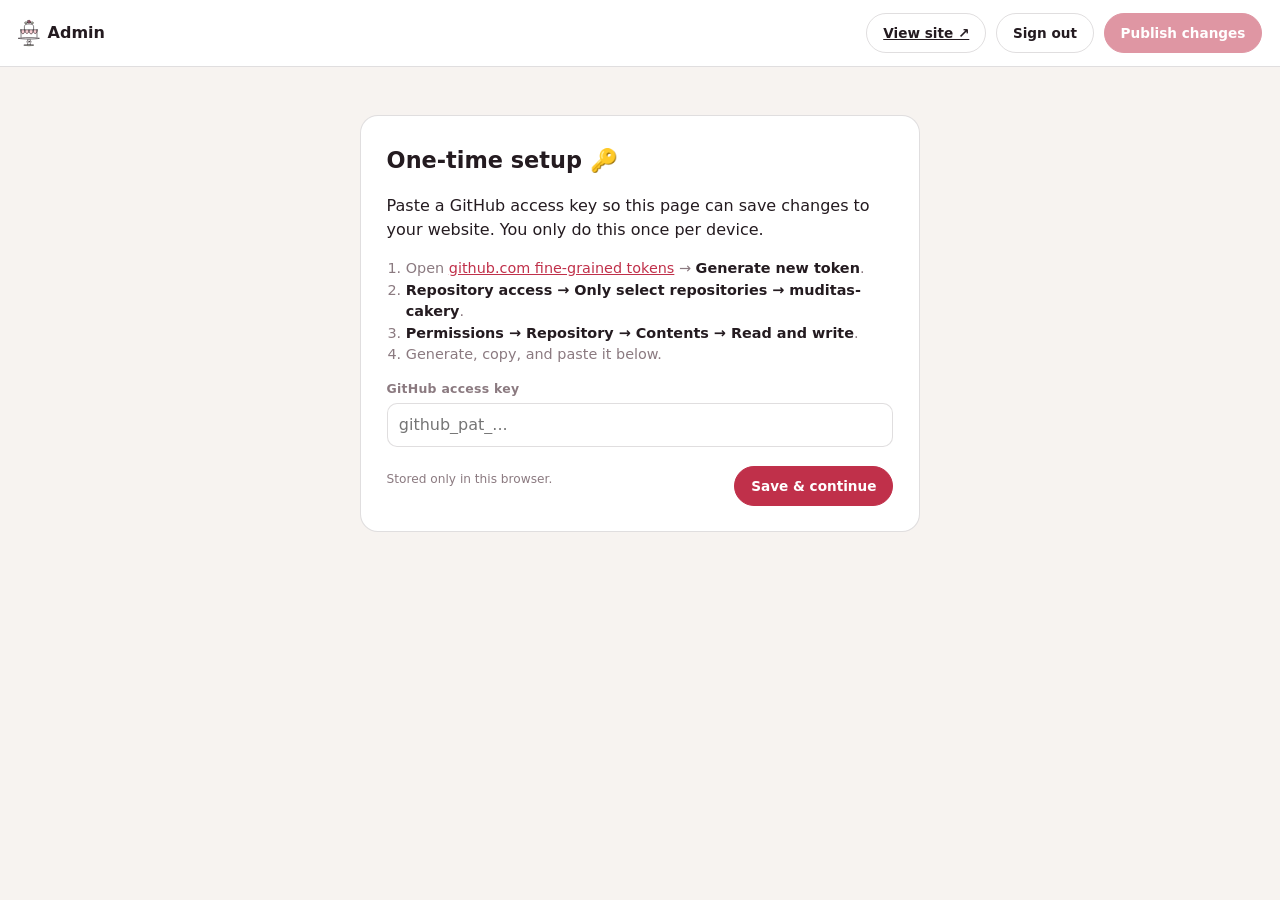
<file: admin.html>
<!DOCTYPE html>
<html lang="en">
<head>
<meta charset="UTF-8" />
<meta name="viewport" content="width=device-width, initial-scale=1.0" />
<meta name="robots" content="noindex" />
<title>Mudita's Cakery — Admin</title>
<style>
  :root{ --bg:#f7f3f0; --surface:#fff; --ink:#241b20; --muted:#8b7a80; --line:rgba(36,27,32,.14);
    --berry:#c0304a; --berry-d:#9e2439; --r:14px;
    --font:ui-sans-serif,system-ui,-apple-system,"Segoe UI",Roboto,sans-serif; }
  *{ box-sizing:border-box; }
  body{ margin:0; background:var(--bg); color:var(--ink); font-family:var(--font); line-height:1.5; }
  a{ color:var(--berry); }
  button{ font:inherit; cursor:pointer; }
  .topbar{ position:sticky; top:0; z-index:5; display:flex; align-items:center; gap:1rem; justify-content:space-between;
    background:var(--surface); border-bottom:1px solid var(--line); padding:.8rem 1.1rem; flex-wrap:wrap; }
  .brand{ font-weight:700; display:flex; align-items:center; gap:.5rem; }
  .brand svg{ width:22px; height:28px; }
  .top-actions{ display:flex; align-items:center; gap:.6rem; flex-wrap:wrap; }
  .status{ font-size:.85rem; color:var(--muted); }
  .btn{ border:1px solid var(--line); background:var(--surface); color:var(--ink); border-radius:100px; padding:.55rem 1rem; font-weight:600; font-size:.85rem; }
  .btn:hover{ border-color:var(--ink); }
  .btn--primary{ background:var(--berry); color:#fff; border-color:var(--berry); }
  .btn--primary:hover{ background:var(--berry-d); border-color:var(--berry-d); }
  .btn--primary[disabled]{ opacity:.5; cursor:not-allowed; }
  .btn--ghost{ background:transparent; }
  .wrap{ max-width:900px; margin:0 auto; padding:1.1rem 1.1rem 6rem; }
  .tabs{ position:sticky; top:57px; z-index:4; background:var(--bg); display:flex; gap:.2rem; overflow-x:auto; border-bottom:1px solid var(--line); margin-bottom:1.3rem; scrollbar-width:none; }
  .tabs::-webkit-scrollbar{ display:none; }
  .tabs button{ border:none; background:none; padding:.75rem .85rem; font-weight:600; font-size:.9rem; color:var(--muted); border-bottom:2px solid transparent; white-space:nowrap; }
  .tabs button.active{ color:var(--ink); border-bottom-color:var(--berry); }
  h2.sec{ font-size:1.2rem; margin:0 0 1rem; }
  label{ font-size:.78rem; font-weight:600; color:var(--muted); display:block; margin:.9rem 0 .25rem; letter-spacing:.02em; }
  input,textarea,select{ font:inherit; color:var(--ink); background:var(--surface); border:1px solid var(--line); border-radius:10px; padding:.55rem .7rem; width:100%; }
  textarea{ resize:vertical; }
  .hint{ font-size:.76rem; color:var(--muted); margin:.25rem 0 0; }
  .row2{ display:grid; grid-template-columns:1fr 1fr; gap:.6rem; }

  /* ---------- analytics ---------- */
  .an-head{ display:flex; align-items:baseline; justify-content:space-between; gap:1rem; flex-wrap:wrap; margin:0 0 .9rem; }
  .an-live{ display:inline-flex; align-items:center; gap:.45rem; font-size:.8rem; font-weight:600; color:#15803d;
    background:rgba(34,197,94,.1); border:1px solid rgba(34,197,94,.3); border-radius:100px; padding:.3rem .75rem; }
  .an-live i{ width:7px; height:7px; border-radius:50%; background:#22c55e; animation:pulse 2s infinite; }
  @keyframes pulse{ 0%,100%{opacity:1} 50%{opacity:.35} }
  .kpis{ display:grid; grid-template-columns:repeat(auto-fit,minmax(148px,1fr)); gap:.6rem; margin-bottom:1rem; }
  .kpi{ background:var(--surface); border:1px solid var(--line); border-radius:var(--r); padding:.8rem .9rem; }
  .kpi__l{ font-size:.7rem; font-weight:600; letter-spacing:.04em; text-transform:uppercase; color:var(--muted); }
  .kpi__v{ font-size:1.85rem; font-weight:700; line-height:1.1; margin:.2rem 0 0; font-variant-numeric:tabular-nums; }
  .kpi__d{ font-size:.74rem; color:var(--muted); margin-top:.1rem; }
  .kpi__d.up{ color:#15803d; } .kpi__d.dn{ color:var(--berry); }
  .chartcard{ background:var(--surface); border:1px solid var(--line); border-radius:var(--r); padding:.9rem 1rem 1rem; margin-bottom:.8rem; }
  .chartcard h3{ font-size:.95rem; margin:0 0 .1rem; }
  .chartcard .sub{ font-size:.74rem; color:var(--muted); margin:0 0 .7rem; }
  .seg{ display:inline-flex; border:1px solid var(--line); border-radius:100px; overflow:hidden; background:var(--surface); }
  .seg button{ border:none; background:none; padding:.4rem .8rem; font-size:.78rem; font-weight:600; color:var(--muted); }
  .seg button.on{ background:var(--ink); color:#fff; }
  .bars{ position:relative; }
  .bars__row{ display:flex; align-items:flex-end; gap:2px; height:124px;
    background:linear-gradient(to top,var(--line) 1px,transparent 1px) 0 100%/100% 100% no-repeat; }
  .bars__b{ flex:1 1 0; min-width:0; min-height:2px; background:#e08ba0; border-radius:3px 3px 0 0;
    display:flex; flex-direction:column; justify-content:flex-end; position:relative; }
  .bars__b i{ display:block; background:#9e2439; border-radius:3px 3px 0 0; }
  .bars__b.solid{ background:var(--berry); }
  .bars__b.nil{ background:rgba(36,27,32,.08); }
  /* hover read-out — the axis can't label 60 bars, so the tooltip carries the numbers */
  .bars__b::after{ content:attr(data-tip); position:absolute; bottom:100%; left:50%; transform:translateX(-50%);
    margin-bottom:6px; background:var(--ink); color:#fff; font-size:.7rem; font-weight:600; line-height:1.35;
    padding:.3rem .55rem; border-radius:8px; white-space:pre; opacity:0; pointer-events:none; transition:opacity .12s; z-index:3; }
  .bars__b:hover{ filter:brightness(.92); }
  .bars__b:hover::after{ opacity:1; }
  .bars__b.e-l::after{ left:0; transform:none; }
  .bars__b.e-r::after{ left:auto; right:0; transform:none; }
  .bars__x{ display:flex; justify-content:space-between; font-size:.68rem; color:var(--muted); margin-top:.4rem; }
  .bars__peak{ font-size:.68rem; color:var(--muted); float:right; }
  .legend{ display:flex; gap:1rem; font-size:.74rem; color:var(--muted); margin-top:.5rem; }
  .legend i{ display:inline-block; width:9px; height:9px; border-radius:3px; margin-right:.35rem; vertical-align:baseline; }
  .chartcard .tools{ display:flex; align-items:center; gap:.5rem; flex-wrap:wrap; margin-bottom:.7rem; }
  .linkbtn{ border:none; background:none; padding:.35rem .2rem; font-size:.75rem; font-weight:600; color:var(--muted); text-decoration:underline; }
  .linkbtn.on{ color:var(--ink); }
  .an-grid{ display:grid; grid-template-columns:1fr 1fr; gap:.8rem; }
  @media(max-width:720px){ .an-grid{ grid-template-columns:1fr; } }
  table.an{ width:100%; border-collapse:collapse; font-size:.84rem; }
  table.an th{ text-align:left; font-size:.68rem; text-transform:uppercase; letter-spacing:.05em; color:var(--muted);
    font-weight:600; padding:.35rem .4rem; border-bottom:1px solid var(--line); }
  table.an td{ padding:.4rem; border-bottom:1px solid rgba(36,27,32,.06); font-variant-numeric:tabular-nums; }
  table.an td.n{ text-align:right; width:1%; white-space:nowrap; }
  table.an tr:last-child td{ border-bottom:none; }
  .warn{ color:#b45309; background:rgba(245,158,11,.13); border-radius:100px; padding:.05rem .45rem; font-size:.7rem; font-weight:600; }
  .zero{ color:var(--berry); background:rgba(192,48,74,.1); border-radius:100px; padding:.05rem .45rem; font-size:.7rem; font-weight:600; }
  .barrow{ display:grid; grid-template-columns:1fr auto; gap:.5rem; align-items:center; font-size:.84rem; padding:.28rem 0; }
  .barrow .track{ background:rgba(36,27,32,.07); border-radius:100px; height:7px; overflow:hidden; }
  .barrow .track i{ display:block; height:100%; background:var(--berry); border-radius:100px; }
  .barrow .lbl{ font-size:.8rem; margin-bottom:.2rem; word-break:break-word; }
  .heat{ display:grid; grid-template-columns:auto repeat(24,1fr); gap:2px; align-items:center; }
  .heat span{ font-size:.62rem; color:var(--muted); padding-right:.3rem; }
  .heat i{ aspect-ratio:1; border-radius:2px; background:rgba(192,48,74,.07); }
  .an-empty{ text-align:center; color:var(--muted); font-size:.88rem; padding:2rem 1rem; }
  .card{ background:var(--surface); border:1px solid var(--line); border-radius:var(--r); padding:.9rem; margin-bottom:.8rem; }
  .card__top{ display:flex; justify-content:space-between; align-items:center; gap:.6rem; }
  .icon-btn{ border:1px solid var(--line); background:var(--surface); border-radius:9px; padding:.35rem .55rem; font-size:.78rem; font-weight:600; }
  .icon-btn.del{ color:var(--berry); }
  .addbtn{ margin-top:.3rem; }
  /* items */
  .items{ display:grid; grid-template-columns:1fr; gap:.55rem; }
  @media(min-width:640px){ .items{ grid-template-columns:1fr 1fr; } }
  .item{ display:flex; gap:.7rem; align-items:center; background:var(--surface); border:1px solid var(--line); border-radius:var(--r); padding:.55rem; }
  .item img{ width:52px; height:52px; border-radius:10px; object-fit:cover; flex:none; background:#eee; }
  .item__b{ flex:1; min-width:0; } .item__n{ font-weight:600; } .item__p{ font-size:.8rem; color:var(--berry); font-weight:600; }
  .item__x{ display:flex; gap:.35rem; flex-wrap:wrap; justify-content:flex-end; }
  .mvgroup{ display:flex; gap:.35rem; flex-wrap:wrap; align-items:center; }
  .catblock{ margin-bottom:1.6rem; } .catblock h3{ margin:0 0 .5rem; font-size:1.05rem; }
  /* thumbs */
  .thumbs{ display:grid; grid-template-columns:repeat(auto-fill,minmax(90px,1fr)); gap:.5rem; }
  .thumb{ position:relative; } .thumb img{ width:100%; aspect-ratio:1/1; object-fit:cover; border-radius:10px; background:#eee; }
  .thumb button{ position:absolute; top:3px; right:3px; background:rgba(0,0,0,.6); color:#fff; border:none; border-radius:50%; width:22px; height:22px; font-size:.8rem; }
  .preview{ display:flex; align-items:center; gap:.7rem; margin-top:.4rem; }
  .preview img{ width:64px; height:64px; border-radius:10px; object-fit:cover; background:#eee; }
  /* modal */
  .overlay{ position:fixed; inset:0; background:rgba(20,14,17,.5); display:none; align-items:flex-start; justify-content:center; padding:1.1rem; overflow:auto; z-index:20; }
  .overlay.open{ display:flex; }
  .modal{ background:var(--surface); border-radius:18px; width:min(560px,100%); padding:1.3rem; margin:auto; }
  .modal h3{ margin:0 0 .3rem; }
  .tagset{ display:flex; flex-wrap:wrap; gap:.5rem; margin-top:.3rem; }
  .tagset label{ display:inline-flex; align-items:center; gap:.35rem; margin:0; font-weight:500; color:var(--ink); background:var(--bg); border:1px solid var(--line); border-radius:100px; padding:.35rem .7rem; cursor:pointer; }
  .tagset input{ width:auto; }
  .sizes-row{ display:grid; grid-template-columns:1fr 1fr auto; gap:.5rem; margin-bottom:.5rem; align-items:center; }
  .modal__foot{ display:flex; justify-content:space-between; gap:.6rem; margin-top:1.2rem; }
  .gate{ max-width:560px; margin:3rem auto; background:var(--surface); border:1px solid var(--line); border-radius:18px; padding:1.6rem; }
  .gate h1{ margin:.2rem 0 .6rem; font-size:1.4rem; } .gate ol{ padding-left:1.2rem; color:var(--muted); font-size:.9rem; } .gate ol b{ color:var(--ink); }
  .toast{ position:fixed; left:50%; bottom:1.2rem; transform:translateX(-50%); background:var(--ink); color:#fff; padding:.7rem 1.1rem; border-radius:100px; font-size:.88rem; opacity:0; transition:.3s; pointer-events:none; z-index:50; max-width:92vw; text-align:center; }
  .toast.show{ opacity:1; } .toast.err{ background:var(--berry-d); }
  .hidden{ display:none !important; }
</style>
</head>
<body>
  <div class="topbar">
    <span class="brand">
      <svg viewBox="40 44 120 150"><g transform="translate(1.6,1.2)"><path fill="#f7cdd2" d="M55 101C55 131.0 77.5 131.0 77.5 101C77.5 128.0 100 128.0 100 101C100 132.0 122.5 132.0 122.5 101C122.5 129.0 145 129.0 145 101Z"/><path fill="#cfdcc2" d="M74 185C88 180.5 112 180.5 126 185C112 189.5 88 189.5 74 185Z"/><path fill="#cfdcc2" d="M92 62C85 56 76 58 76 64C76 70 86 70 92 62Z"/><path fill="#cfdcc2" d="M108 62C115 56 124 58 124 64C124 70 114 70 108 62Z"/><circle cx="100" cy="56" r="9.0" fill="#e08ba0"/></g><g fill="none" stroke="currentColor" stroke-width="3.1" stroke-linecap="round" stroke-linejoin="round"><path d="M100.00 53.36 L100.49 53.32 L100.95 53.50 L101.32 53.82 L101.61 54.19 L101.86 54.55 L102.15 54.88 L102.51 55.23 L102.92 55.65 L103.29 56.21 L103.53 56.88 L103.53 57.60 L103.26 58.27 L102.78 58.81 L102.16 59.17 L101.50 59.38 L100.85 59.52 L100.20 59.66 L99.51 59.81 L98.74 59.94 L97.88 59.97 L96.98 59.79 L96.15 59.35 L95.50 58.66 L95.11 57.81 L94.97 56.87 L95.03 55.95 L95.21 55.07 L95.43 54.21 L95.70 53.34 L96.04 52.41 L96.54 51.48 L97.25 50.61 L98.19 49.94 L99.30 49.57 L100.48 49.54 L101.61 49.82 L102.64 50.34 L103.56 50.99 L104.41 51.72 L105.22 52.51 L106.01 53.41 L106.72 54.46 L107.24 55.68 L107.47 57.03 L107.32 58.42 L106.79 59.72 L105.95 60.83 L104.89 61.72 L103.72 62.41 L102.49 62.96 L101.21 63.41 L99.85 63.75 L98.38 63.93 L96.84 63.84 L95.31 63.40 L93.93 62.57 L92.80 61.40 L92.00 59.98 L91.54 58.43 L91.36 56.85 L91.39 55.28 L91.57 53.71 L91.92 52.13 L92.49 50.54"/><path d="M92 62C85 56 76 58 76 64C76 70 86 70 92 62Z"/><path d="M108 62C115 56 124 58 124 64C124 70 114 70 108 62Z"/><path d="M75 101V84C75 74 84 69.5 100 69.5C116 69.5 125 74 125 84V101"/><path d="M56 101.5H144"/><path d="M55 101C55 131.0 77.5 131.0 77.5 101C77.5 128.0 100 128.0 100 101C100 132.0 122.5 132.0 122.5 101C122.5 129.0 145 129.0 145 101"/><path d="M56.5 101.5V142"/><path d="M143.6 101V141.5"/><path d="M43 148C67 142.5 133 142.5 157 148C133 153.5 67 153.5 43 148Z"/><path d="M95 153C95 160 89 161 89 166C89 171 94 172 93 181"/><path d="M105 153C105 160 111 161 111 166C111 171 106 172 107 181"/><circle cx="100" cy="166" r="4.2"/><path d="M74 185C88 180.5 112 180.5 126 185C112 189.5 88 189.5 74 185Z"/></g></svg>
      Admin
    </span>
    <div class="top-actions">
      <span class="status" id="status"></span>
      <a class="btn btn--ghost" href="./" target="_blank" rel="noopener">View site ↗</a>
      <button class="btn btn--ghost" id="signout">Sign out</button>
      <button class="btn btn--primary" id="publish" disabled>Publish changes</button>
    </div>
  </div>

  <div class="wrap gate hidden" id="gate">
    <h1>One-time setup 🔑</h1>
    <p>Paste a GitHub access key so this page can save changes to your website. You only do this once per device.</p>
    <ol>
      <li>Open <a href="https://github.com/settings/tokens?type=beta" target="_blank" rel="noopener">github.com fine-grained tokens</a> → <b>Generate new token</b>.</li>
      <li><b>Repository access → Only select repositories → muditas-cakery</b>.</li>
      <li><b>Permissions → Repository → Contents → Read and write</b>.</li>
      <li>Generate, copy, and paste it below.</li>
    </ol>
    <label for="tok">GitHub access key</label>
    <input id="tok" type="password" placeholder="github_pat_..." autocomplete="off" />
    <div class="modal__foot"><span class="hint">Stored only in this browser.</span><button class="btn btn--primary" id="saveTok">Save &amp; continue</button></div>
  </div>

  <div class="wrap hidden" id="app">
    <div class="tabs" id="tabs"></div>
    <div id="panel"></div>
  </div>

  <!-- item modal -->
  <div class="overlay" id="overlay">
    <div class="modal">
      <h3 id="mTitle">Edit item</h3>
      <p class="hint" id="mSub"></p>
      <label>Name</label><input id="fName" placeholder="e.g. Chocolate Truffle" />
      <label>Category</label><select id="fCat"></select>
      <label>Pricing</label>
      <div class="tagset" style="margin-bottom:.5rem">
        <label><input type="radio" name="pmode" id="pmSingle" /> Single price</label>
        <label><input type="radio" name="pmode" id="pmSizes" /> Multiple sizes</label>
      </div>
      <div id="singleWrap"><input id="fPrice" type="number" inputmode="numeric" placeholder="Price in ₹ (e.g. 700)" /></div>
      <div id="sizesWrap" class="hidden"><div id="sizesRows"></div><button class="btn btn--ghost" id="addSize" type="button">+ Add size</button></div>
      <label>Unit / note <span style="font-weight:400">(optional — “per 500g”, “box of 6”)</span></label><input id="fUnit" placeholder="per 500g" />
      <label>Description</label><textarea id="fDesc" rows="2" placeholder="A short, tempting description"></textarea>
      <label>Badges</label>
      <div class="tagset" id="fTags">
        <label><input type="checkbox" value="bestseller" /> Bestseller</label>
        <label><input type="checkbox" value="signature" /> Signature</label>
        <label><input type="checkbox" value="seasonal" /> Seasonal</label>
        <label><input type="checkbox" value="new" /> New</label>
        <label><input type="checkbox" value="sugarfree" /> Sugar-free</label>
      </div>
      <label>Photo</label>
      <div class="preview"><img id="fImgPrev" alt="" /><div><input id="fImg" type="file" accept="image/*" style="border:none;padding:0" /><div class="hint">Leave empty to keep the current photo.</div></div></div>
      <div class="modal__foot"><button class="btn btn--ghost" id="mCancel" type="button">Cancel</button><button class="btn btn--primary" id="mSave" type="button">Save item</button></div>
    </div>
  </div>

  <div class="toast" id="toast"></div>

  <script src="js/menu-data.js"></script>
  <!-- endpoint only; admin deliberately does not load js/track.js, so your own visits aren't counted.
       Never cached: a stale copy silently switches tracking off. -->
  <script>document.write('<scr'+'ipt src="js/analytics-config.js?v='+Date.now()+'"><\/scr'+'ipt>');</script>
  <script>
  (function(){
    "use strict";
    var OWNER="muditavj", REPO="muditas-cakery", BRANCH="main", FILE="js/menu-data.js";
    var API="https://api.github.com/repos/"+OWNER+"/"+REPO+"/contents/";
    var $=function(s){return document.querySelector(s)}, $$=function(s,c){return Array.prototype.slice.call((c||document).querySelectorAll(s))};
    var token=localStorage.getItem("cakery_gh_token")||"";
    var S=null, dirty=false, active="analytics", editing=null, pending={}, previews={};

    function slugify(s){ return String(s||"").toLowerCase().replace(/["'’]/g,"").replace(/[^a-z0-9]+/g,"-").replace(/(^-|-$)/g,""); }
    function clone(o){ return JSON.parse(JSON.stringify(o)); }
    function move(arr,from,to){ if(to<0||to>=arr.length) return; arr.splice(to,0,arr.splice(from,1)[0]); }
    function esc(s){ return String(s==null?"":s).replace(/&/g,"&amp;").replace(/</g,"&lt;").replace(/>/g,"&gt;"); }
    function escA(s){ return esc(s).replace(/"/g,"&quot;"); }
    function toast(m,err){ var t=$("#toast"); t.textContent=m; t.className="toast show"+(err?" err":""); setTimeout(function(){t.className="toast";},err?4600:2600); }
    function setStatus(m){ $("#status").textContent=m||""; }
    function markDirty(){ dirty=true; $("#publish").disabled=false; setStatus("Unsaved changes — hit Publish"); }
    function imgURL(p){ return previews[p]||p||""; }

    function getByPath(p){ var seg=p.split("."), o=S; for(var i=0;i<seg.length;i++){ if(o==null) return ""; o=o[seg[i]]; } return o==null?"":o; }
    function setByPath(p,v){ var seg=p.split("."), o=S; for(var i=0;i<seg.length-1;i++){ o=o[seg[i]]; } o[seg[seg.length-1]]=v; }
    function delPath(p){ var seg=p.split("."), o=S; for(var i=0;i<seg.length-1;i++){ o=o[seg[i]]; } var k=seg[seg.length-1]; if(Array.isArray(o)) o.splice(+k,1); else delete o[k]; }
    function addDefault(kind){ return kind==="stat"?{n:"",l:""}:kind==="step"?{t:"",d:""}:kind==="faq"?{q:"",a:""}:""; }

    /* ---------- tabs ---------- */
    var TABS=[["analytics","📊 Analytics"],["items","Items"],["categories","Categories"],["home","Home & Brand"],["about","About"],["howto","How to Order"],["faq","FAQ"],["gallery","Gallery"],["contact","Contact"]];
    function renderTabs(){ $("#tabs").innerHTML=TABS.map(function(t){return '<button data-tab="'+t[0]+'"'+(t[0]===active?' class="active"':'')+'>'+t[1]+'</button>';}).join(""); }
    function txt(path,ph){ return '<input data-bind="'+path+'" value="'+escA(getByPath(path))+'" placeholder="'+escA(ph||"")+'">'; }
    function area(path,ph,rows){ return '<textarea data-bind="'+path+'" rows="'+(rows||2)+'" placeholder="'+escA(ph||"")+'">'+esc(getByPath(path))+'</textarea>'; }
    function listAdd(path,kind,label){ return '<button class="btn addbtn" data-add="'+path+'|'+kind+'">+ '+esc(label)+'</button>'; }

    function renderPanel(){
      var p=$("#panel"); var h="";
      if(anTimer){ clearInterval(anTimer); anTimer=null; }
      if(active==="analytics"){
        // Surface a render failure instead of silently leaving the last tab's content on screen.
        try{
          p.innerHTML=viewAnalytics(); loadStats();
          anTimer=setInterval(function(){ if(active==="analytics") loadStats(); },60000);
        }catch(e){
          p.innerHTML='<h2 class="sec">Analytics</h2><div class="chartcard"><p class="an-empty">'+
            'Something went wrong drawing this page.<br><br><code>'+esc((e&&e.message)||e)+'</code></p></div>';
        }
        return;
      }
      if(active==="items") h=viewItems();
      else if(active==="categories") h=viewCategories();
      else if(active==="home") h=viewHomeTab();
      else if(active==="about") h=viewAbout();
      else if(active==="howto") h=viewHowto();
      else if(active==="faq") h=viewFaq();
      else if(active==="gallery") h=viewGallery();
      else if(active==="contact") h=viewContact();
      p.innerHTML=h;
    }

    /* ---------- ITEMS ---------- */
    function priceLabel(it){ if(Array.isArray(it.price)) return it.price.map(function(v){return v.label+" ₹"+v.value;}).join(" · "); return "₹"+it.price+(it.unit?(" · "+it.unit):""); }
    function viewItems(){
      return '<h2 class="sec">Menu items</h2>'+S.categories.map(function(cat,ci){
        var items=cat.items.map(function(it,ii){
          return '<div class="item"><img src="'+escA(imgURL(it.image))+'" alt="" onerror="this.style.visibility=\'hidden\'"/>'+
            '<div class="item__b"><div class="item__n">'+esc(it.name)+'</div><div class="item__p">'+esc(priceLabel(it))+'</div></div>'+
            '<div class="item__x"><button class="icon-btn" data-mvitem="'+ci+'.'+ii+'.up" title="Move up">▲</button><button class="icon-btn" data-mvitem="'+ci+'.'+ii+'.down" title="Move down">▼</button><button class="icon-btn" data-mvitem="'+ci+'.'+ii+'.top" title="Send to top">⤒</button><button class="icon-btn" data-edit="'+ci+'.'+ii+'">Edit</button><button class="icon-btn del" data-del="'+ci+'.'+ii+'">Delete</button></div></div>';
        }).join("");
        return '<div class="catblock"><h3>'+esc(cat.name)+' <span style="color:var(--muted);font-weight:400">('+cat.items.length+')</span></h3><div class="items">'+items+'</div><button class="btn addbtn" data-add-item="'+ci+'">+ Add item to '+esc(cat.name)+'</button></div>';
      }).join("");
    }

    /* ---------- CATEGORIES ---------- */
    function viewCategories(){
      return '<h2 class="sec">Categories</h2>'+S.categories.map(function(cat,i){
        return '<div class="card"><div class="card__top"><b>'+esc(cat.name||"Untitled")+'</b><span class="mvgroup"><button class="icon-btn" data-mvcat="'+i+'.up" title="Move up">▲</button><button class="icon-btn" data-mvcat="'+i+'.down" title="Move down">▼</button><button class="icon-btn" data-mvcat="'+i+'.top" title="Send to top">⤒</button><button class="icon-btn del" data-remove="categories.'+i+'" data-confirm="Delete this whole category and its items?">Delete</button></span></div>'+
          '<label>Name</label>'+txt("categories."+i+".name")+
          '<label>Small label (kicker)</label>'+txt("categories."+i+".kicker","e.g. The Cake Collection")+
          '<label>Blurb</label>'+area("categories."+i+".blurb","One line describing this category")+
          '<div class="row2"><div><label>Unit</label>'+txt("categories."+i+".unit","per 500g")+'</div><div><label>Note banner</label>'+txt("categories."+i+".note","e.g. Order 3 days prior")+'</div></div></div>';
      }).join("")+'<button class="btn addbtn" data-add-cat="1">+ Add category</button>';
    }

    /* ---------- HOME & BRAND ---------- */
    function viewHomeTab(){
      return '<h2 class="sec">Home &amp; Brand</h2>'+
        '<label>Bakery name</label>'+txt("brand.name")+
        '<label>Tagline (under the name)</label>'+txt("brand.tagline")+
        '<label>Top pill text</label>'+txt("ui.heroPill")+
        '<label>Eggless badge text</label>'+txt("ui.egglessBadge")+
        '<label>Search box text</label>'+txt("ui.searchPlaceholder")+
        '<label>FSSAI licence number</label>'+txt("contact.fssai","14-digit number")+
        '<p class="hint">These show on your home screen. Leave the FSSAI number blank and the badge still shows, just without a number.</p>';
    }

    /* ---------- ABOUT ---------- */
    function viewAbout(){
      var body=(S.story.body||[]).map(function(_,i){ return '<div class="card"><div class="card__top"><span class="hint">Paragraph '+(i+1)+'</span><button class="icon-btn del" data-remove="story.body.'+i+'">✕</button></div>'+area("story.body."+i,"",3)+'</div>'; }).join("");
      var stats=(S.story.stats||[]).map(function(_,i){ return '<div class="card"><div class="row2"><div><label>Number</label>'+txt("story.stats."+i+".n","100%")+'</div><div><label>Label</label>'+txt("story.stats."+i+".l","Eggless")+'</div></div><button class="icon-btn del" data-remove="story.stats.'+i+'" style="margin-top:.5rem">Remove</button></div>'; }).join("");
      return '<h2 class="sec">About / Our Story</h2>'+
        '<label>Small label</label>'+txt("story.kicker")+
        '<label>Heading</label>'+txt("story.title")+'<p class="hint">You can use &lt;br&gt; for a line break.</p>'+
        '<label>Paragraphs</label>'+body+listAdd("story.body","para","Add paragraph")+
        '<label style="margin-top:1.2rem">Stats</label>'+stats+listAdd("story.stats","stat","Add stat")+
        '<label style="margin-top:1.2rem">Photo</label><div class="preview"><img src="'+escA(imgURL(S.story.image))+'" onerror="this.style.visibility=\'hidden\'"/><input type="file" accept="image/*" data-img="story.image" style="border:none;padding:0"></div>';
    }

    /* ---------- HOW TO ORDER ---------- */
    function viewHowto(){
      var steps=(S.howToOrder.steps||[]).map(function(_,i){ return '<div class="card"><div class="card__top"><span class="hint">Step '+(i+1)+'</span><button class="icon-btn del" data-remove="howToOrder.steps.'+i+'">✕</button></div><label>Title</label>'+txt("howToOrder.steps."+i+".t")+'<label>Detail</label>'+area("howToOrder.steps."+i+".d","")+'</div>'; }).join("");
      var del=(S.howToOrder.delivery||[]).map(function(_,i){ return '<div class="card"><div class="card__top" style="gap:.5rem"><div style="flex:1">'+area("howToOrder.delivery."+i,"",2)+'</div><button class="icon-btn del" data-remove="howToOrder.delivery.'+i+'">✕</button></div></div>'; }).join("");
      return '<h2 class="sec">How to Order</h2>'+
        '<label>Small label</label>'+txt("howToOrder.kicker")+
        '<label>Heading</label>'+txt("howToOrder.title")+'<p class="hint">You can use &lt;em&gt;word&lt;/em&gt; to accent a word.</p>'+
        '<label>Steps</label>'+steps+listAdd("howToOrder.steps","step","Add step")+
        '<label style="margin-top:1.2rem">Pickup &amp; delivery lines</label>'+del+listAdd("howToOrder.delivery","str","Add line");
    }

    /* ---------- FAQ ---------- */
    function viewFaq(){
      var items=(S.faq||[]).map(function(_,i){ return '<div class="card"><div class="card__top"><span class="hint">Q'+(i+1)+'</span><button class="icon-btn del" data-remove="faq.'+i+'">✕</button></div><label>Question</label>'+txt("faq."+i+".q")+'<label>Answer</label>'+area("faq."+i+".a","",3)+'</div>'; }).join("");
      return '<h2 class="sec">FAQ</h2><label>Section heading</label>'+txt("ui.faqTitle")+'<label style="margin-top:1rem">Questions</label>'+items+listAdd("faq","faq","Add question");
    }

    /* ---------- GALLERY ---------- */
    function viewGallery(){
      var t=(S.gallery||[]).map(function(src,i){ return '<div class="thumb"><img src="'+escA(imgURL(src))+'" onerror="this.style.visibility=\'hidden\'"/><button data-remove="gallery.'+i+'" title="Remove">✕</button></div>'; }).join("");
      return '<h2 class="sec">Gallery</h2><label>Section heading</label>'+txt("ui.galleryTitle")+
        '<label style="margin-top:1rem">Photos</label><div class="thumbs">'+t+'</div>'+
        '<label style="margin-top:1rem">Add a photo</label><input type="file" accept="image/*" data-img="gallery.add" style="border:none;padding:0">';
    }

    /* ---------- CONTACT ---------- */
    function viewContact(){
      var notes=(S.notes||[]).map(function(_,i){ return '<div class="card"><div class="card__top" style="gap:.5rem"><div style="flex:1">'+txt("notes."+i)+'</div><button class="icon-btn del" data-remove="notes.'+i+'">✕</button></div></div>'; }).join("");
      return '<h2 class="sec">Contact</h2>'+
        '<label>Phone</label>'+txt("contact.phone")+
        '<label>WhatsApp number (with country code, e.g. 91…)</label>'+txt("contact.whatsapp")+
        '<label>Address</label>'+txt("contact.address")+
        '<label>Instagram handle</label>'+txt("contact.instagram")+
        '<label>Instagram link</label>'+txt("contact.instagramUrl")+
        '<label style="margin-top:1.2rem">Order notes</label>'+notes+listAdd("notes","str","Add note");
    }

    /* ---------- ANALYTICS ---------- */
    /* Reads the aggregated payload from the Cloudflare Worker (analytics/worker.js).
       Everything is bucketed in IST server-side; the client only formats labels. */
    var IST=330*60000, DOW=["Sun","Mon","Tue","Wed","Thu","Fri","Sat"], MON=["Jan","Feb","Mar","Apr","May","Jun","Jul","Aug","Sep","Oct","Nov","Dec"];
    var AN=null, anRange="hours", anTable=false, anTimer=null, anErr="";

    function anEP(){ return String(((window.CAKERY_ANALYTICS||{}).endpoint)||"").replace(/\/+$/,""); }
    function nf(n){ return Number(n||0).toLocaleString("en-IN"); }
    function istD(ts){ return new Date(ts+IST); }
    function dayKey(ts){ return istD(ts).toISOString().slice(0,10); }
    function fmtDay(key){ var p=key.split("-"); return (+p[2])+" "+MON[(+p[1])-1]; }
    function fmtHour(h){ return h===0?"12am":h<12?h+"am":h===12?"12pm":(h-12)+"pm"; }
    function fmtClock(ms){ var d=istD(ms), h=d.getUTCHours(), m=d.getUTCMinutes();
      return (h%12||12)+":"+(m<10?"0":"")+m+(h<12?"am":"pm"); }

    /* One bar chart. rows:[{lbl,tip,a,b}] — a = total (pale), b = subset (solid) or null. */
    function barsChart(rows,ticks){
      var max=1,i; for(i=0;i<rows.length;i++) if(rows[i].a>max) max=rows[i].a;
      var bars=rows.map(function(r,ix){
        var cls="bars__b"+(r.b==null?" solid":"")+(r.a?"":" nil")
          +(ix<3?" e-l":ix>=rows.length-3?" e-r":"");
        var h=r.a?Math.max(Math.round(r.a/max*100),4):0;
        // people are counted across every event type, so a bucket can hold more
        // people than page opens; clamp the nested bar rather than let it overflow.
        var inner=(r.b==null||!r.a)?"":'<i style="height:'+Math.min(Math.round(r.b/r.a*100),100)+'%"></i>';
        return '<div class="'+cls+'" style="height:'+h+'%" data-tip="'+escA(r.tip)+'">'+inner+'</div>';
      }).join("");
      var xs=ticks.map(function(t){ return '<span>'+esc(t)+'</span>'; }).join("");
      return '<div class="bars"><div class="bars__row">'+bars+'</div><div class="bars__x">'+xs+'</div></div>';
    }

    /* Graph 1 — opens per minute over the last hour, zero-filled so gaps read as quiet. */
    function chartMinutes(d){
      var now=d.generated, seen={}, i;
      (d.minutes||[]).forEach(function(r){ seen[r.m]=r.opens||0; });
      var cur=Math.floor(now/60000), rows=[], total=0;
      for(i=59;i>=0;i--){
        var m=cur-i, v=seen[m]||0; total+=v;
        rows.push({a:v,b:null,tip:fmtClock(m*60000)+"\n"+v+(v===1?" open":" opens")});
      }
      var ticks=[fmtClock((cur-59)*60000),fmtClock((cur-30)*60000),"now"];
      return '<div class="chartcard">'+
        '<h3>Right now <span class="bars__peak">'+nf(total)+' in the last hour</span></h3>'+
        '<p class="sub">Page opens, minute by minute. Hover a bar for the exact time.</p>'+
        barsChart(rows,ticks)+'</div>';
    }

    /* Graph 2 — hourly (24h) or daily (30d), total opens with unique people nested inside. */
    function chartTraffic(d){
      var rows=[],ticks=[],i,sub;
      if(anRange==="hours"){
        var map={}; (d.hours||[]).forEach(function(r){ map[r.day+"|"+r.hour]=r; });
        for(i=23;i>=0;i--){
          var t=d.generated-i*3600000, dt=istD(t), k=dt.toISOString().slice(0,10)+"|"+dt.getUTCHours();
          var r=map[k]||{}, o=r.opens||0, u=r.uniques||0;
          rows.push({a:o,b:u,tip:fmtHour(dt.getUTCHours())+"\n"+o+" opens · "+u+" people"});
        }
        ticks=[fmtHour(istD(d.generated-23*3600000).getUTCHours()),fmtHour(istD(d.generated-12*3600000).getUTCHours()),"now"];
        sub="Last 24 hours, hour by hour.";
      } else {
        var dm={}; (d.days||[]).forEach(function(r){ dm[r.day]=r; });
        for(i=29;i>=0;i--){
          var key=dayKey(d.generated-i*86400000), rr=dm[key]||{}, oo=rr.opens||0, uu=rr.uniques||0;
          rows.push({a:oo,b:uu,tip:fmtDay(key)+"\n"+oo+" opens · "+uu+" people"});
        }
        ticks=[fmtDay(dayKey(d.generated-29*86400000)),fmtDay(dayKey(d.generated-15*86400000)),"today"];
        sub="Last 30 days, day by day.";
      }
      var body;
      if(anTable){
        var trs=rows.slice().reverse().filter(function(r){return r.a;}).map(function(r){
          var p=r.tip.split("\n");
          return '<tr><td>'+esc(p[0])+'</td><td class="n">'+nf(r.a)+'</td><td class="n">'+nf(r.b)+'</td></tr>';
        }).join("");
        body='<table class="an"><tr><th>When</th><th class="n">Opens</th><th class="n">People</th></tr>'+
          (trs||'<tr><td colspan="3">Nothing yet.</td></tr>')+'</table>';
      } else {
        body=barsChart(rows,ticks)+
          '<div class="legend"><span><i style="background:#e08ba0"></i>Page opens</span>'+
          '<span><i style="background:#9e2439"></i>Different people</span></div>';
      }
      return '<div class="chartcard">'+
        '<h3>Traffic over time</h3><p class="sub">'+sub+'</p>'+
        '<div class="tools"><span class="seg">'+
          '<button data-anrange="hours"'+(anRange==="hours"?' class="on"':'')+'>Hourly</button>'+
          '<button data-anrange="days"'+(anRange==="days"?' class="on"':'')+'>Daily</button>'+
        '</span><button class="linkbtn'+(anTable?" on":"")+'" data-antable="1">'+(anTable?"Show chart":"Show numbers")+'</button></div>'+
        body+'</div>';
    }

    function kpi(label,val,prev,note,suffix){
      var d="";
      if(prev!=null){
        if(prev===0&&val>0) d='<div class="kpi__d up">new activity</div>';
        else if(prev>0){ var pc=Math.round((val-prev)/prev*100);
          d='<div class="kpi__d '+(pc>0?"up":pc<0?"dn":"")+'">'+(pc>0?"▲ ":pc<0?"▼ ":"")+Math.abs(pc)+'% vs yesterday</div>'; }
        else d='<div class="kpi__d">none yesterday either</div>';
      } else if(note) d='<div class="kpi__d">'+esc(note)+'</div>';
      return '<div class="kpi"><div class="kpi__l">'+esc(label)+'</div><div class="kpi__v">'+nf(val)+
        (suffix?'<span style="font-size:.9rem;font-weight:600;color:var(--muted)">'+esc(suffix)+'</span>':'')+'</div>'+d+'</div>';
    }

    function fmtSecs(s){ s=Math.round(s||0); return s<60?s+"s":Math.floor(s/60)+"m "+(s%60?(s%60)+"s":""); }

    /* Attention vs action: the interesting row is a long look with no order. */
    function cardAttention(d){
      var dw={}; (d.dwellItems||[]).forEach(function(r){ dw[r.label]=r; });
      var seen={}, list=[];
      (d.items||[]).forEach(function(r){ seen[r.label]=1; list.push({label:r.label,views:r.views||0,orders:r.orders||0,
        med:(dw[r.label]||{}).median_s||0,looks:(dw[r.label]||{}).looks||0}); });
      (d.dwellItems||[]).forEach(function(r){ if(!seen[r.label]) list.push({label:r.label,views:0,orders:0,med:r.median_s||0,looks:r.looks||0}); });
      list.sort(function(a,b){ return (b.med*b.looks)-(a.med*a.looks) || b.views-a.views; });

      var rows=list.slice(0,12).map(function(r){
        var cr=r.views?Math.round(r.orders/r.views*100):0;
        // a real look with nothing to show for it
        var flag=(r.med>=20&&r.looks>=3&&!r.orders)?' <span class="warn">no orders</span>':"";
        return '<tr><td>'+esc(r.label)+flag+'</td><td class="n">'+nf(r.views)+'</td><td class="n">'+
          (r.looks?fmtSecs(r.med):"—")+'</td><td class="n">'+nf(r.orders)+'</td><td class="n">'+(r.views?cr+"%":"—")+'</td></tr>';
      });
      var note=(d.dwellItems&&d.dwellItems.length)?
        "Median time on each dish, and whether that attention turned into an order.":
        "Time-on-dish starts filling in once the new tracking is live on your site.";
      return '<div class="chartcard"><h3>Which dishes hold attention</h3><p class="sub">'+note+'</p>'+
        '<table class="an" style="margin-top:.6rem"><tr><th>Dish</th><th class="n">Views</th><th class="n">Time</th>'+
        '<th class="n">Orders</th><th class="n">Rate</th></tr>'+
        (rows.length?rows.join(""):'<tr><td colspan="5" style="color:var(--muted)">No item activity in the last 30 days.</td></tr>')+
        '</table></div>';
    }

    function cardDepth(d){
      var b=(d.depth&&d.depth.buckets)||[], tot=b.reduce(function(a,r){return a+r.n;},0)||1;
      var rows=b.map(function(r){
        var lbl=r.bucket>=5?"5 or more":r.bucket+(r.bucket===1?" dish":" dishes");
        return '<div class="barrow"><div><div class="lbl">'+esc(lbl)+'</div>'+
          '<div class="track"><i style="width:'+Math.round(r.n/tot*100)+'%"></i></div></div>'+
          '<div>'+Math.round(r.n/tot*100)+'%</div></div>';
      }).join("");
      return '<div class="chartcard"><h3>How much people browse</h3>'+
        '<p class="sub">Different dishes opened per visit — average '+((d.depth&&d.depth.avg)||0).toFixed(1)+'.</p>'+
        (rows||'<p class="an-empty">No item views yet.</p>')+'</div>';
    }

    function cardWanted(d){
      var miss=(d.searches||[]).filter(function(r){ return r.zero>0; }).slice(0,10);
      if(!miss.length) return "";
      var rows=miss.map(function(r){
        return '<tr><td>'+esc(r.label)+'</td><td class="n">'+nf(r.zero)+'</td></tr>'; }).join("");
      return '<div class="chartcard"><h3>🍰 What people wanted but couldn\'t find</h3>'+
        '<p class="sub">Searches that came back empty — each one is a customer telling you what to add.</p>'+
        '<table class="an" style="margin-top:.6rem"><tr><th>Searched for</th><th class="n">Times</th></tr>'+rows+'</table></div>';
    }

    function prettyPath(p){
      if(!p||p==="#"||p==="#home") return "Home page";
      var m=p.match(/^#item\/(.+)/); if(m) return "Dish — "+decodeURIComponent(m[1]);
      var c=p.match(/^#cat\/(.+)/);  if(c) return "Category — "+decodeURIComponent(c[1]);
      return p.replace(/^#/,"").replace(/^\w/,function(x){return x.toUpperCase();})||"Home page";
    }

    function cardExits(d){
      var ex=(d.exits||[]).slice(0,8), tot=ex.reduce(function(a,r){return a+r.n;},0)||1;
      var rows=ex.map(function(r){
        return '<tr><td>'+esc(prettyPath(r.path))+'</td><td class="n">'+Math.round(r.n/tot*100)+'%</td></tr>'; });
      return tableCard("Where visits end",rows,'<tr><th>Last screen seen</th><th class="n">Share</th></tr>',"No visits yet.");
    }

    function tableCard(title,rows,head,empty){
      var body=rows.length?rows.join(""):'<tr><td colspan="9" style="color:var(--muted)">'+esc(empty)+'</td></tr>';
      return '<div class="chartcard"><h3>'+esc(title)+'</h3><table class="an" style="margin-top:.6rem">'+head+body+'</table></div>';
    }

    function renderAnalytics(d){
      var t=d.today||{}, y=d.yesterday||{};
      var h='<div class="an-head"><h2 class="sec" style="margin:0">Analytics</h2>'+
        '<span class="an-live"><i></i>'+nf(d.live&&d.live.active30m)+' on the site now</span></div>';

      if(!(d.lifetime&&d.lifetime.visitors)){
        h+='<div class="chartcard"><p class="an-empty">No visits recorded yet.<br>'+
          'Once someone opens your website, their visit shows up here within seconds.</p></div>';
      }

      h+='<div class="kpis">'+
        kpi("Opens today",t.opens,y.opens)+
        kpi("People today",t.uniques,y.uniques)+
        kpi("New visitors",t.news,y.news)+
        kpi("Order clicks",t.orders,y.orders)+
      '</div>';

      /* 30-day business numbers — the ones worth acting on */
      var reach=d.reach||{}, ppl=reach.people||0, cr=ppl?Math.round(reach.orderers/ppl*100):0;
      var cl=d.clicks||{}, ret=0, retTot=0;
      (d.days||[]).forEach(function(r){ ret+=(r.uniques||0)-(r.news||0); retTot+=r.uniques||0; });
      h+='<p class="hint" style="margin:.3rem 0 .45rem;font-weight:600">Last 30 days</p><div class="kpis">'+
        kpi("Order click rate",cr,null,ppl?reach.orderers+" of "+ppl+" people":"no visits yet","%")+
        kpi("Dishes per visit",Math.round(((d.depth&&d.depth.avg)||0)*10)/10,null,"average opened")+
        kpi("Coming back",retTot?Math.round(ret/retTot*100):0,null,"of visitors are returning","%")+
        kpi("Instagram taps",cl.instagram,null,nf(cl.tel)+" phone taps")+
      '</div>';

      h+=chartMinutes(d)+chartTraffic(d);
      h+=cardWanted(d);
      h+=cardAttention(d);

      /* --- supporting tables --- */
      var items=(d.items||[]).slice(0,10).map(function(r){
        return '<tr><td>'+esc(r.label)+'</td><td class="n">'+nf(r.views)+'</td><td class="n">'+nf(r.orders)+'</td></tr>'; });
      var searches=(d.searches||[]).slice(0,10).map(function(r){
        return '<tr><td>'+esc(r.label)+(r.zero===r.n?' <span class="zero">no results</span>':r.zero?' <span class="warn">'+r.zero+' empty</span>':'')+
          '</td><td class="n">'+nf(r.n)+'</td></tr>'; });
      var srcTot=(d.sources||[]).reduce(function(a,r){return a+r.n;},0)||1;
      var sources=(d.sources||[]).slice(0,8).map(function(r){
        return '<tr><td>'+esc(r.ref==="direct"?"Direct / saved link":r.ref)+
          '<div class="track" style="margin-top:.25rem;background:rgba(36,27,32,.07);border-radius:100px;height:5px;overflow:hidden">'+
          '<i style="display:block;height:100%;width:'+Math.round(r.n/srcTot*100)+'%;background:var(--berry)"></i></div>'+
          '</td><td class="n">'+nf(r.n)+'</td></tr>'; });
      var devices=(d.devices||[]).map(function(r){
        return '<tr><td>'+esc(r.device==="?"?"Unknown":r.device.charAt(0).toUpperCase()+r.device.slice(1))+'</td><td class="n">'+nf(r.n)+'</td></tr>'; });
      var cities=(d.cities||[]).slice(0,8).map(function(r){
        return '<tr><td>'+esc(r.city)+'</td><td class="n">'+nf(r.n)+'</td></tr>'; });

      h+='<div class="an-grid">'+
        tableCard("Most-viewed items",items,'<tr><th>Item</th><th class="n">Views</th><th class="n">Orders</th></tr>',"No item views in the last 30 days.")+
        tableCard("What people searched for",searches,'<tr><th>Search</th><th class="n">Times</th></tr>',"No searches yet.")+
        tableCard("Where visitors came from",sources,'<tr><th>Source</th><th class="n">People</th></tr>',"No visits yet.")+
        tableCard("Devices",devices,'<tr><th>Device</th><th class="n">People</th></tr>',"No visits yet.")+
      '</div>';

      var cats=(d.dwellCategories||[]).slice(0,10).map(function(r){
        return '<tr><td>'+esc(r.label)+'</td><td class="n">'+nf(r.looks)+'</td><td class="n">'+fmtSecs(r.median_s)+'</td></tr>'; });

      h+='<div class="an-grid">'+
        cardExits(d)+
        '<div>'+cardDepth(d)+'</div>'+
        tableCard("Time spent per category",cats,'<tr><th>Category</th><th class="n">Looks</th><th class="n">Median time</th></tr>',
          "Fills in once the new tracking is live on your site.")+
        (cities.length?tableCard("Top towns & cities",cities,'<tr><th>Place</th><th class="n">People</th></tr>',""):"")+
      '</div>';

      h+='<div class="an-grid">'+
        '<div class="chartcard"><h3>Busiest times</h3><p class="sub">When people open the site. Darker means busier (IST).</p>'+
          heat(d.heatmap,"opens","opens")+'</div>'+
        '<div class="chartcard"><h3>When orders come in</h3><p class="sub">When people tap Order — worth being near your phone.</p>'+
          heat(d.orderTimes,"n","order taps")+'</div>'+
      '</div>';

      var life=d.lifetime||{};
      h+='<p class="hint" style="text-align:center;margin-top:1rem">'+
        nf(life.visitors)+' people have visited in total'+(life.since?' since '+fmtDay(dayKey(life.since)):'')+
        ' · updated '+fmtClock(d.generated)+' IST · refreshes every minute</p>';
      return h;
    }

    function heat(rows,key,noun){
      var g={},max=1; (rows||[]).forEach(function(r){ g[r.dow+"|"+r.hour]=r[key]; if(r[key]>max) max=r[key]; });
      var out="";
      for(var w=0;w<7;w++){
        out+='<span>'+DOW[w]+'</span>';
        for(var hh=0;hh<24;hh++){
          var v=g[w+"|"+hh]||0;
          out+='<i title="'+DOW[w]+' '+fmtHour(hh)+' — '+v+' '+noun+'" style="background:rgba(158,36,57,'+(v?(0.12+0.88*(v/max)).toFixed(2):0.05)+')"></i>';
        }
      }
      return '<div class="heat">'+out+'</div>'+
        '<div class="bars__x"><span>12am</span><span>12pm</span><span>11pm</span></div>';
    }

    function viewAnalytics(){
      var ep=anEP();
      if(!ep) return '<h2 class="sec">Analytics</h2>'+
        '<div class="chartcard"><p class="an-empty">Visitor tracking isn\'t switched on yet.<br><br>'+
        'The counter needs to be published once (see <b>analytics/README</b> in your repo), then paste its web address into '+
        '<b>js/analytics-config.js</b>. After that this page fills in on its own.</p></div>';
      return '<div id="anBody"><p class="an-empty">Loading your numbers…</p></div>';
    }

    /* renderPanel owns anTimer — don't start one here too, or each call orphans
       the previous interval and the refresh rate creeps upward. */
    function loadStats(){
      if(!anEP()) return;
      fetch(anEP()+"/stats?_="+Date.now(),{cache:"no-store"})
        .then(function(r){
          if(r.status===401) throw new Error("The visitor counter is still set to ask for a password. Re-publish analytics/worker.js to open it up.");
          if(!r.ok) throw new Error("Couldn't reach the visitor counter ("+r.status+").");
          return r.json();
        })
        .then(function(d){ AN=d; anErr=""; paintAnalytics(); })
        .catch(function(e){ anErr=e.message||"Couldn't load your numbers."; paintAnalytics(); });
    }

    function paintAnalytics(){
      var b=$("#anBody"); if(!b) return;
      if(anErr&&!AN){
        b.innerHTML='<h2 class="sec">Analytics</h2><div class="chartcard"><p class="an-empty">'+esc(anErr)+
          '<br><br><button class="btn" data-anretry="1">Try again</button></p></div>';
        return;
      }
      b.innerHTML=(anErr?'<p class="hint" style="color:var(--berry);text-align:center">'+esc(anErr)+'</p>':'')+renderAnalytics(AN);
    }

    /* ---------- item modal ---------- */
    function openEditor(ci,ii){
      var cat=S.categories[ci]; var it=ii==null?{name:"",price:0}:clone(cat.items[ii]);
      editing={ci:ci,ii:ii,draft:it};
      $("#mTitle").textContent=ii==null?"Add item":"Edit item"; $("#mSub").textContent=cat.name;
      $("#fName").value=it.name||"";
      $("#fCat").innerHTML=S.categories.map(function(c,i){return '<option value="'+i+'"'+(i===ci?" selected":"")+'>'+esc(c.name)+'</option>';}).join("");
      var isSizes=Array.isArray(it.price); $("#pmSingle").checked=!isSizes; $("#pmSizes").checked=isSizes;
      $("#fPrice").value=isSizes?"":(it.price||""); renderSizes(isSizes?it.price:[{label:"",value:""}]); togglePmode();
      $("#fUnit").value=it.unit||""; $("#fDesc").value=it.desc||"";
      var tags=it.tags||[]; $$("#fTags input").forEach(function(cb){cb.checked=tags.indexOf(cb.value)>=0;});
      $("#fImg").value=""; var prev=imgURL(it.image); var pv=$("#fImgPrev"); if(prev){pv.src=prev;pv.style.visibility="";}else{pv.removeAttribute("src");pv.style.visibility="hidden";}
      $("#overlay").classList.add("open");
    }
    function renderSizes(arr){ $("#sizesRows").innerHTML=(arr&&arr.length?arr:[{label:"",value:""}]).map(function(s){ return '<div class="sizes-row"><input class="sz-l" placeholder="Label e.g. 500g" value="'+escA(s.label||"")+'"><input class="sz-v" type="number" placeholder="₹" value="'+(s.value==null||s.value===""?"":s.value)+'"><button class="icon-btn del sz-x" type="button">✕</button></div>'; }).join(""); }
    function togglePmode(){ var sizes=$("#pmSizes").checked; $("#sizesWrap").classList.toggle("hidden",!sizes); $("#singleWrap").classList.toggle("hidden",sizes); }
    function closeEditor(){ $("#overlay").classList.remove("open"); editing=null; }
    function saveEditor(){
      var d=editing.draft, name=$("#fName").value.trim(); if(!name){toast("Please enter a name",true);return;}
      var newCat=parseInt($("#fCat").value,10); var item={name:name};
      if($("#pmSizes").checked){ var sizes=[]; $$("#sizesRows .sizes-row").forEach(function(r){ var l=r.querySelector(".sz-l").value.trim(), v=parseInt(r.querySelector(".sz-v").value,10); if(l&&!isNaN(v)) sizes.push({label:l,value:v}); }); if(!sizes.length){toast("Add at least one size",true);return;} item.price=sizes; }
      else { var pr=parseInt($("#fPrice").value,10); if(isNaN(pr)){toast("Enter a price",true);return;} item.price=pr; }
      var u=$("#fUnit").value.trim(); if(u) item.unit=u;
      var ds=$("#fDesc").value.trim(); if(ds) item.desc=ds;
      var tg=$$("#fTags input").filter(function(c){return c.checked}).map(function(c){return c.value}); if(tg.length) item.tags=tg;
      if(d._b64){ var path="images/"+S.categories[newCat].id+"-"+slugify(name)+".jpg"; pending[path]=d._b64; previews[path]=d._preview; item.image=path; }
      else if(d.image){ item.image=d.image; }
      if(editing.ii==null) S.categories[newCat].items.push(item);
      else if(newCat===editing.ci) S.categories[editing.ci].items[editing.ii]=item;
      else { S.categories[editing.ci].items.splice(editing.ii,1); S.categories[newCat].items.push(item); }
      closeEditor(); renderPanel(); markDirty();
    }

    /* ---------- publish ---------- */
    var PERM_MSG="Your access key can't save yet. On GitHub, open your “cakery-admin” key → Repository access = muditas-cakery, Permissions → Contents = Read and write → Update token, then Publish again.";
    function ghHeaders(){ return {"Authorization":"Bearer "+token,"Accept":"application/vnd.github+json","X-GitHub-Api-Version":"2022-11-28"}; }
    function b64utf8(str){ var b=new TextEncoder().encode(str), s=""; for(var i=0;i<b.length;i++) s+=String.fromCharCode(b[i]); return btoa(s); }
    function getSha(path){ return fetch(API+encodeURI(path)+"?ref="+BRANCH+"&_="+Date.now(),{headers:ghHeaders(),cache:"no-store"}).then(function(r){ if(r.status===404) return null; if(r.status===403) throw new Error(PERM_MSG); if(!r.ok) throw new Error("Read failed ("+r.status+")"); return r.json().then(function(j){return j.sha;}); }); }
    function _put(path,b64,msg,sha){ var body={message:msg,content:b64,branch:BRANCH}; if(sha) body.sha=sha; return fetch(API+encodeURI(path),{method:"PUT",headers:ghHeaders(),cache:"no-store",body:JSON.stringify(body)}); }
    function putFile(path,b64,msg){
      return getSha(path).then(function(sha){ return _put(path,b64,msg,sha); })
        .then(function(r){ if(r.status===409){ return getSha(path).then(function(s2){ return _put(path,b64,msg,s2); }); } return r; })
        .then(function(r){ if(r.status===403) throw new Error(PERM_MSG); if(!r.ok) return r.json().catch(function(){return{};}).then(function(j){ throw new Error((j&&j.message)||("Save failed "+r.status)); }); return r.json(); });
    }
    function serialize(){ var out=clone(S); var header="/* MUDITA'S CAKERY — menu data (managed by the Admin editor) */\n"; return header+"window.SITE = "+JSON.stringify(out,null,2)+";\n"; }
    function publish(){
      if(!dirty){ toast("Nothing to publish"); return; }
      $("#publish").disabled=true; var paths=Object.keys(pending); var chain=Promise.resolve();
      paths.forEach(function(p){ chain=chain.then(function(){ setStatus("Uploading photo…"); return putFile(p,pending[p],"admin: image "+p); }).then(function(){ delete pending[p]; }); });
      chain.then(function(){ setStatus("Saving…"); return putFile(FILE,b64utf8(serialize()),"admin: update site"); })
        .then(function(){ dirty=false; $("#publish").disabled=true; setStatus("Published ✓ — live in ~1 minute"); toast("Published! Your site updates in ~1 minute 🎂"); })
        .catch(function(e){ $("#publish").disabled=false; setStatus("Publish failed"); toast(e.message||"Publish failed",true); });
    }

    /* ---------- events ---------- */
    document.addEventListener("input",function(e){ var b=e.target.getAttribute&&e.target.getAttribute("data-bind"); if(b){ setByPath(b,e.target.value); markDirty(); } });
    document.addEventListener("change",function(e){
      var t=e.target, di=t.getAttribute&&t.getAttribute("data-img");
      if(di && t.files && t.files[0]){
        var f=t.files[0], rd=new FileReader();
        rd.onload=function(){ var d=rd.result, b=d.split(",")[1], path;
          if(di==="gallery.add"){ path="images/gallery-"+Date.now()+".jpg"; S.gallery.push(path); }
          else if(di==="story.image"){ path="images/about-"+Date.now()+".jpg"; S.story.image=path; }
          else { path="images/"+di.replace(/[^a-z0-9]+/gi,"-")+"-"+Date.now()+".jpg"; setByPath(di,path); }
          previews[path]=d; pending[path]=b; markDirty(); renderPanel();
        };
        rd.readAsDataURL(f);
      }
    });
    document.addEventListener("click",function(e){
      var t=e.target;
      if(t.dataset.tab){ if(t.dataset.tab!=="analytics"&&anTimer){ clearInterval(anTimer); anTimer=null; } active=t.dataset.tab; renderTabs(); renderPanel(); window.scrollTo(0,0); return; }
      if(t.dataset.anrange){ anRange=t.dataset.anrange; paintAnalytics(); return; }
      if(t.dataset.antable){ anTable=!anTable; paintAnalytics(); return; }
      if(t.dataset.anretry){ AN=null; anErr=""; renderPanel(); return; }
      if(t.dataset.mvitem){ var mi=t.dataset.mvitem.split("."), mci=+mi[0], mii=+mi[1], mdir=mi[2], marr=S.categories[mci].items; if(mdir==="top"){ if(mii>0) marr.unshift(marr.splice(mii,1)[0]); } else move(marr,mii,mdir==="up"?mii-1:mii+1); renderPanel(); markDirty(); return; }
      if(t.dataset.mvcat){ var mc=t.dataset.mvcat.split("."), mcx=+mc[0], mcd=mc[1]; if(mcd==="top"){ if(mcx>0) S.categories.unshift(S.categories.splice(mcx,1)[0]); } else move(S.categories,mcx,mcd==="up"?mcx-1:mcx+1); renderPanel(); markDirty(); return; }
      if(t.dataset.edit){ var a=t.dataset.edit.split("."); openEditor(+a[0],+a[1]); return; }
      if(t.dataset.del){ var b=t.dataset.del.split("."); if(confirm("Delete this item?")){ S.categories[+b[0]].items.splice(+b[1],1); renderPanel(); markDirty(); } return; }
      if(t.dataset.addItem!=null && t.dataset.addItem!==""){ openEditor(+t.dataset.addItem,null); return; }
      if(t.dataset.addCat){ S.categories.push({id:"cat-"+Date.now(),name:"New Category",kicker:"",blurb:"",items:[]}); renderPanel(); markDirty(); return; }
      if(t.dataset.add){ var pr=t.dataset.add.split("|"); var arr=getByPath(pr[0]); if(Array.isArray(arr)){ arr.push(addDefault(pr[1])); renderPanel(); markDirty(); } return; }
      if(t.dataset.remove){ var msg=t.dataset.confirm; if(msg&&!confirm(msg)) return; delPath(t.dataset.remove); renderPanel(); markDirty(); return; }
      if(t.classList.contains("sz-x")){ t.closest(".sizes-row").remove(); return; }
      if(t.id==="addSize"){ var d=document.createElement("div"); d.className="sizes-row"; d.innerHTML='<input class="sz-l" placeholder="Label e.g. 500g"><input class="sz-v" type="number" placeholder="₹"><button class="icon-btn del sz-x" type="button">✕</button>'; $("#sizesRows").appendChild(d); return; }
    });
    $("#pmSingle").addEventListener("change",togglePmode); $("#pmSizes").addEventListener("change",togglePmode);
    $("#mCancel").addEventListener("click",closeEditor); $("#mSave").addEventListener("click",saveEditor);
    $("#overlay").addEventListener("click",function(e){ if(e.target===this) closeEditor(); });
    $("#fImg").addEventListener("change",function(){ var f=this.files[0]; if(!f||!editing) return; var rd=new FileReader(); rd.onload=function(){ editing.draft._preview=rd.result; editing.draft._b64=rd.result.split(",")[1]; var pv=$("#fImgPrev"); pv.src=rd.result; pv.style.visibility=""; }; rd.readAsDataURL(f); });
    $("#publish").addEventListener("click",publish);
    $("#signout").addEventListener("click",function(){ if(confirm("Sign out? You'll need your key again.")){ localStorage.removeItem("cakery_gh_token"); location.reload(); } });
    $("#saveTok").addEventListener("click",function(){ var v=$("#tok").value.trim(); if(!v){toast("Paste your key first",true);return;} token=v; localStorage.setItem("cakery_gh_token",v); setStatus("Checking key…"); fetch("https://api.github.com/repos/"+OWNER+"/"+REPO,{headers:ghHeaders()}).then(function(r){ if(r.ok){toast("Key saved — you're in!"); boot();} else { localStorage.removeItem("cakery_gh_token"); token=""; toast("That key didn't work",true); setStatus(""); } }).catch(function(){toast("Network error",true);}); });

    function loadFresh(cb){
      // Always pull the true latest menu straight from GitHub (never a cached copy)
      fetch(API+encodeURI(FILE)+"?ref="+BRANCH+"&_="+Date.now(),{headers:ghHeaders(),cache:"no-store"})
        .then(function(r){ if(!r.ok) throw 0; return r.json(); })
        .then(function(j){
          var bin=atob(String(j.content).replace(/\s/g,"")), bytes=new Uint8Array(bin.length);
          for(var i=0;i<bin.length;i++) bytes[i]=bin.charCodeAt(i);
          var txt=new TextDecoder().decode(bytes);
          var jsonStr=txt.replace(/^[\s\S]*?window\.SITE\s*=\s*/,"").replace(/;\s*$/,"");
          cb(JSON.parse(jsonStr));
        })
        .catch(function(){ cb(clone(window.SITE)); });
    }
    function boot(){
      if(!window.SITE){ toast("Could not load menu data",true); return; }
      $("#gate").classList.add("hidden"); $("#app").classList.remove("hidden"); setStatus("Loading latest…");
      loadFresh(function(data){ S=data||clone(window.SITE); if(!S.ui) S.ui={}; setStatus(""); renderTabs(); renderPanel(); });
    }
    if(token) boot(); else $("#gate").classList.remove("hidden");
  })();
  </script>
</body>
</html>
</file>
